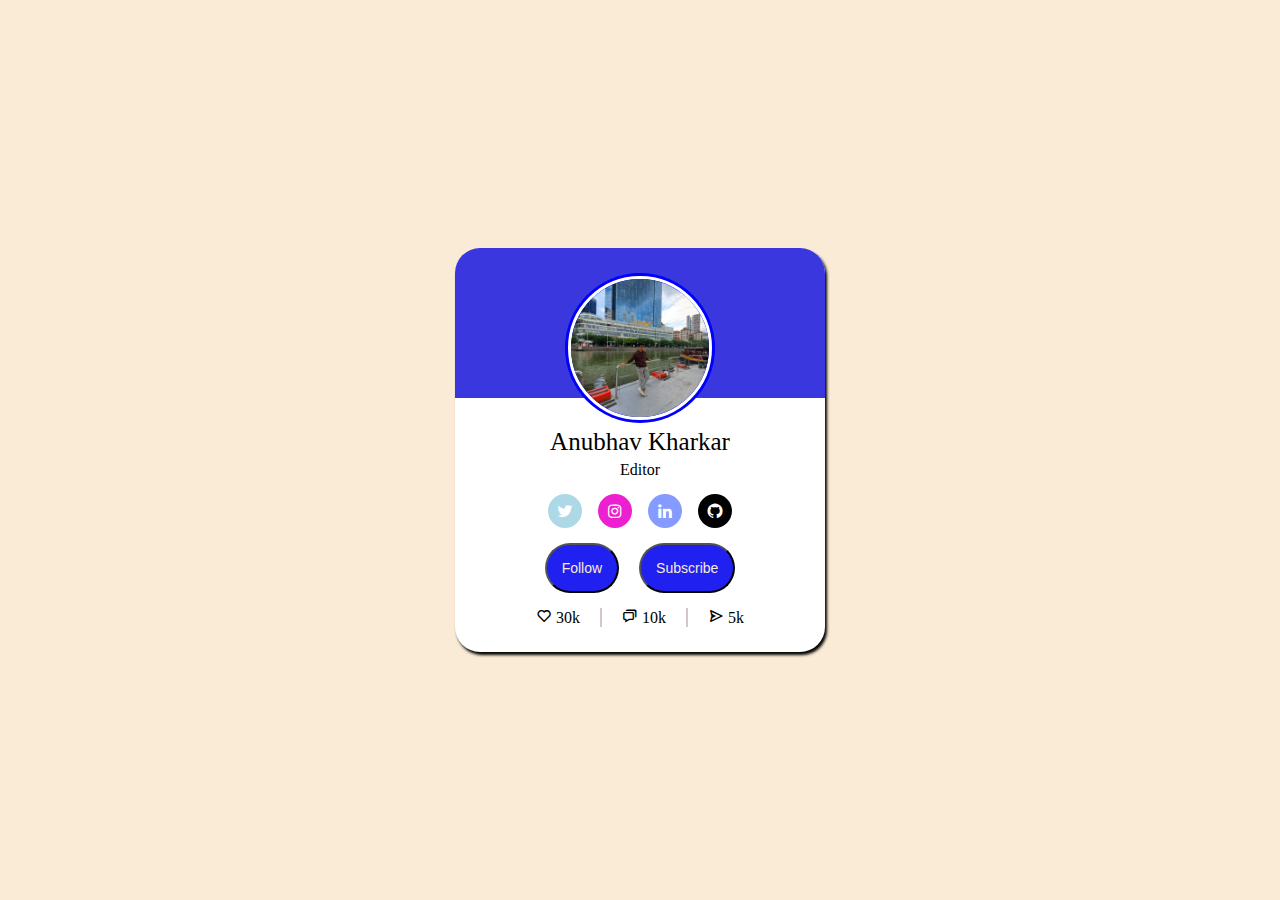
<file: ProfileCard#1/index.html>
<!DOCTYPE html>
<html lang="en">
<head>
    <meta charset="UTF-8">
    <meta name="viewport" content="width=device-width, initial-scale=1.0">
    <title>Profile Card</title>
    <link rel="stylesheet" href="style.css">
    <link href='https://unpkg.com/boxicons@2.1.4/css/boxicons.min.css' rel='stylesheet'>
</head>
<body>
    <div class="profile-card">
        <div class="image">
            <img src="1.6copy.jpg" alt="" class="profile-image">
        </div>
        <div class="text-data">
            <span class="name">Anubhav Kharkar</span>
            <span class="job">Editor</span>
        </div>
        <div class="media-buttons">
            <a href="https://twitter.com/AnubhavKharkar" style="background: lightblue;" background-colour=black class="link">
                <i class='bx bxl-twitter'></i>
            </a>
            <a href="https://www.instagram.com/anubhavkharkar.30/" style="background: rgb(236, 31, 209);" class="link">
                <i class='bx bxl-instagram'></i>
            </a>
            <a href="https://www.linkedin.com/in/anubhav-kharkar-49664b1a9/" style="background: rgba(0, 47, 255, 0.479);" class="link">
                <i class='bx bxl-linkedin' ></i>
            </a>
            <a href="https://github.com/starscreamwashere" style="background: rgb(0, 0, 0);" class="link">
                <i class='bx bxl-github' ></i>
            </a>
        </div>
        <div class="buttons">
            <button class="button" id="btn1">Follow</button>
            <button class="button" id="btn2">Subscribe</button>
        </div>
        <div class="analytics">
            <div class="data">
            <i class='bx bx-heart'></i>
            <span class="">30k</span>
            </div>
            <div class="data">
            <i class='bx bx-chat'></i>
            <span class="">10k</span>
            </div>
            <div class="data">
            <i class='bx bx-send'></i>
            <span class="">5k</span>
            </div>

        </div>
    </div>
    
</body>
</html>
</file>
<file: ProfileCard#1/style.css>
@import url('https://fonts.googleapis.com/css2?family=Anta&display=swap');
*{
    margin: 0;
    padding: 0;
    box-sizing: border-box;
}
body{
    height: 100vh;
    display: flex;
    align-items: center;
    justify-content: center;
    background-color: antiquewhite;
}
.image{
    position: relative;
    height: 150px;
    width: 150px;
    border-radius: 50%;
    background-color: blue;
    padding: 3px;
}
.image .profile-image{
    height: 100%;
    width: 100%;
    object-fit: cover;
    border-radius: 50%;
    border: 3px solid white;
    
}
.profile-card{
    justify-content: center;
    align-items: center;
    display: flex;
    flex-direction: column;
    max-width: 370px;
    width: 100%;
    background-color: white;
    border-radius: 25px;
    padding: 25px;
    box-shadow: 2px 3px 3px ;
    position: relative;
}
.profile-card .text-data{
    justify-content: center;
    align-items: center;
    display: flex;
    flex-direction: column;
    font-weight: 500;
}
.text-data .name{
    font-size: 25px;
    font-weight: 500;
    margin: 5px;
}
.profile-card .media-buttons{
    display: flex;
    margin-top: 15px;
}
.media-buttons .link{
    display: flex;
    align-items: center;
    justify-content: center;
    color: white;
    font-size: 18px;
    height: 34px;
    width: 34px;
    border-radius: 50%;
    margin:0 8px;
    background-color: aqua;
    text-decoration: none;
}
.profile-card .buttons{
    display: flex;
    align-items: center;
    margin-top: 15px;
}
.buttons .button{
    margin: 0 10px;
    padding: 15px;
    border-radius: 25px;
    font-size: 14px;
    font-weight: 500;
    background-color: rgb(32, 32, 240); 
    color: antiquewhite;
    transition: all 0.3s ease;
}
.buttons .button:hover{
    background-color: rgb(81, 81, 224);
    color: black;
}
.profile-card .analytics{
    margin-top: 15px;
    display: flex;
}
.analytics .data{
    padding: 0 20px;
    border-right: 2px solid rgb(214, 199, 199);
}
.data:last-child{
    border-right: none;
}
.profile-card::before{
    content:'';
    position: absolute;
    height: 150px;
    width: 100%;
    top: 0;
    left: 0;
    border-radius: 25px 25px 0 0;
    background-color: rgba(52, 49, 221, 0.973);
}
</file>
